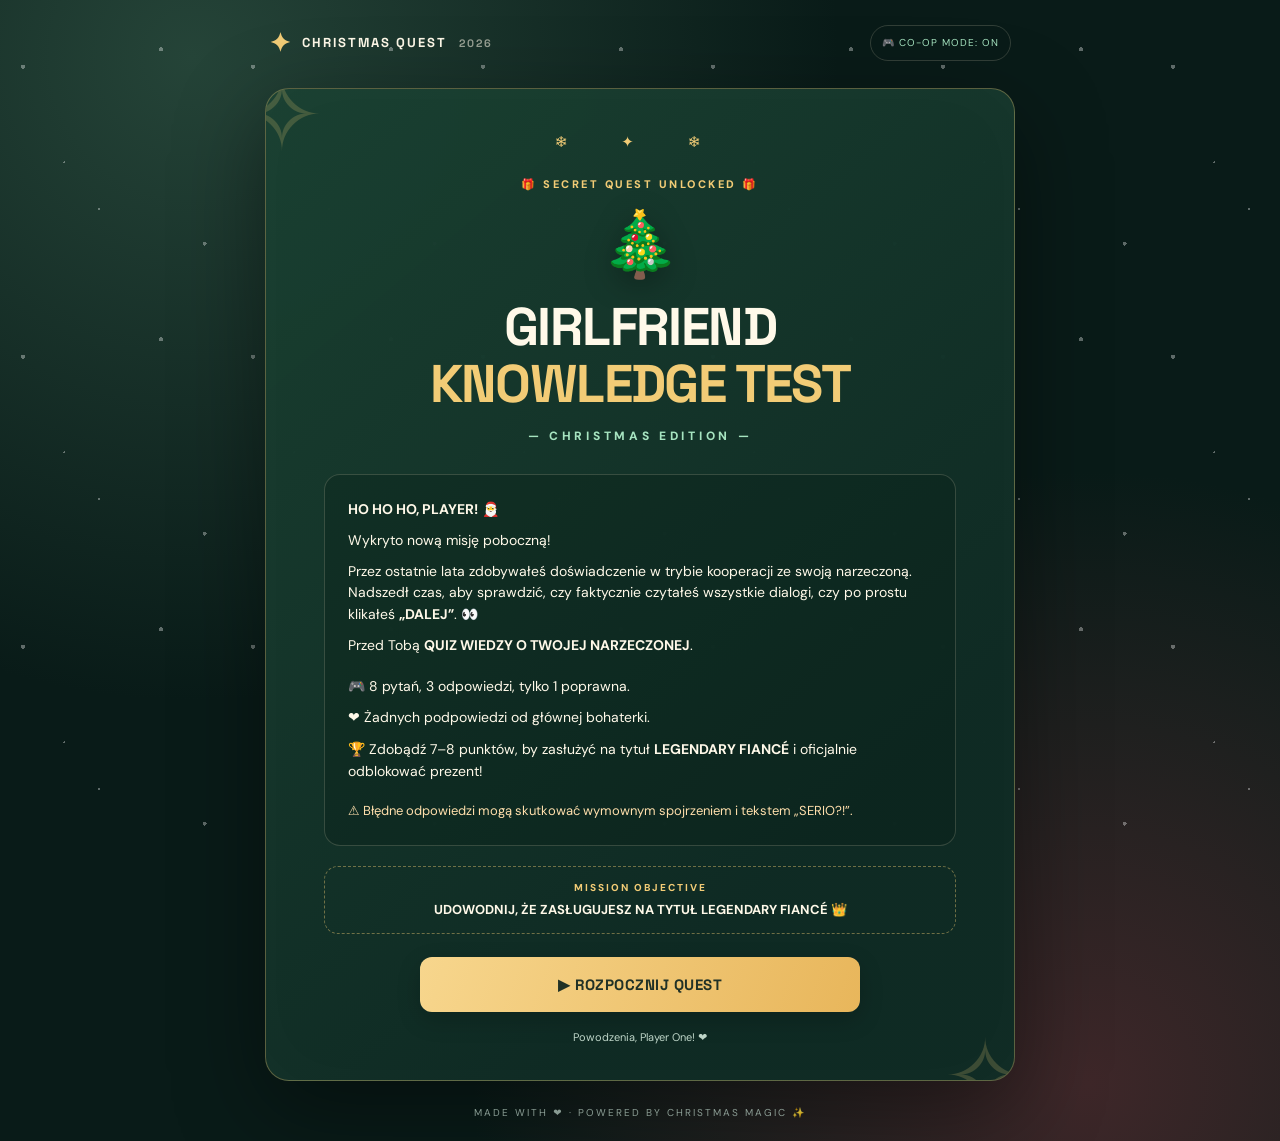
<file: index.html>
<!doctype html>
<html lang="pl">
<head>
  <meta charset="utf-8">
  <meta name="viewport" content="width=device-width,initial-scale=1">
  <meta name="theme-color" content="#102b24">
  <meta name="description" content="Świąteczny quest wiedzy o narzeczonej — 8 pytań, jedna legendarna nagroda!">
  <title>Girlfriend Knowledge Test • Christmas Edition</title>
  <link rel="stylesheet" href="style.css">
  <script src="script.js" defer></script>
</head>
<body>
  <div class="snow" aria-hidden="true"></div>
  <main class="shell">
    <header class="topbar" aria-label="Nagłówek gry">
      <div class="brand"><span class="brand-icon" aria-hidden="true">✦</span><span>CHRISTMAS QUEST <small>2026</small></span></div>
      <div class="top-tag">🎮 CO-OP MODE: ON</div>
    </header>

    <section class="game-card" aria-live="polite">
      <div class="card-decoration" aria-hidden="true">❄ ✦ ❄</div>
      <div id="start-screen" class="screen">
        <div class="eyebrow">🎁 SECRET QUEST UNLOCKED 🎁</div>
        <div class="big-icon" aria-hidden="true">🎄</div>
        <h1>GIRLFRIEND<br><em>KNOWLEDGE TEST</em></h1>
        <div class="edition">— CHRISTMAS EDITION —</div>
        <div class="intro">
          <p><strong>HO HO HO, PLAYER!</strong> 🎅</p>
          <p>Wykryto nową misję poboczną!</p>
          <p>Przez ostatnie lata zdobywałeś doświadczenie w trybie kooperacji ze swoją narzeczoną. Nadszedł czas, aby sprawdzić, czy faktycznie czytałeś wszystkie dialogi, czy po prostu klikałeś <strong>„DALEJ”</strong>. 👀</p>
          <p>Przed Tobą <strong>QUIZ WIEDZY O TWOJEJ NARZECZONEJ</strong>.</p>
          <ul>
            <li>🎮 8 pytań, 3 odpowiedzi, tylko 1 poprawna.</li>
            <li>❤️ Żadnych podpowiedzi od głównej bohaterki.</li>
            <li>🏆 Zdobądź 7–8 punktów, by zasłużyć na tytuł <strong>LEGENDARY FIANCÉ</strong> i oficjalnie odblokować prezent!</li>
          </ul>
          <p class="warning">⚠️ Błędne odpowiedzi mogą skutkować wymownym spojrzeniem i tekstem „SERIO?!”.</p>
        </div>
        <div class="quest-objective"><span>MISSION OBJECTIVE</span><strong>UDOWODNIJ, ŻE ZASŁUGUJESZ NA TYTUŁ LEGENDARY FIANCÉ 👑</strong></div>
        <button type="button" class="primary" id="start-btn">▶ ROZPOCZNIJ QUEST</button>
        <p class="footnote">Powodzenia, Player One! ❤️</p>
      </div>

      <div id="question-screen" class="screen hidden">
        <div class="question-top"><span class="level" id="question-count">LEVEL 1 / 8</span><span class="score-mini" id="score-mini">⭐ 0 XP</span></div>
        <div class="progress-track" role="progressbar" id="progress" aria-valuemin="0" aria-valuemax="8" aria-valuenow="0" aria-label="Postęp quizu"><div class="progress-fill" id="progress-fill"></div></div>
        <div class="question-emoji" id="question-emoji" aria-hidden="true">🎯</div>
        <div class="eyebrow">CHOOSE YOUR ANSWER</div>
        <h2 id="question-title"></h2>
        <div id="options" class="options" role="group" aria-label="Wybierz jedną odpowiedź"></div>
        <button type="button" class="primary" id="next-btn" disabled>DALEJ →</button>
        <p class="footnote">Jedna odpowiedź. Bez cofania. Bez telefonów do narzeczonej. 😏</p>
      </div>

      <div id="result-screen" class="screen hidden">
        <div class="eyebrow">QUEST SUMMARY</div>
        <div class="big-icon" id="result-icon" aria-hidden="true">👑</div>
        <h2 class="result-heading" id="result-heading"></h2>
        <div class="result-rank" id="result-rank"></div>
        <div class="result-score"><span id="result-score">0/8</span><small>POPRAWNYCH ODPOWIEDZI</small></div>
        <p class="result-message" id="result-message"></p>
        <div class="reward-status" id="reward-status"></div>
        <button type="button" class="primary" id="reward-btn">🎁 ODBIERZ NAGRODĘ</button>
        <div id="reward-reveal" class="reward-reveal hidden" tabindex="-1">
          <span class="reveal-icon">🎁✨</span>
          <strong>ACHIEVEMENT UNLOCKED!</strong>
          <p>Odbierz swój świąteczny prezent u swojej narzeczonej! ❤️</p>
          <p class="small">Święty Mikołaj zatwierdził tę decyzję. Odwołania nie przysługują. 🎅</p>
        </div>
        <button type="button" class="text-button" id="answers-btn" aria-expanded="false">Zobacz poprawne odpowiedzi ▾</button>
        <div id="answers-list" class="answer-review hidden"></div>
        <button type="button" class="text-button" id="restart-btn">↻ ZAGRAJ PONOWNIE</button>
      </div>
    </section>

    <footer class="footer">MADE WITH ❤️ · POWERED BY CHRISTMAS MAGIC ✨</footer>
  </main>
</body>
</html>
</file>
<file: style.css>
@import url('https://fonts.googleapis.com/css2?family=DM+Sans:wght@400;500;600;700;800&family=Space+Grotesk:wght@500;600;700&display=swap');
:root{color-scheme:dark;--dark:#091b18;--forest:#12362d;--green:#245b46;--cream:#fff9e9;--gold:#f2cc76;--mint:#a6e4c0;--red:#c95959;--line:rgba(255,242,213,.17)}
*{box-sizing:border-box}html{min-height:100%}body{margin:0;min-height:100vh;background:radial-gradient(ellipse at 15% 5%,#254438 0,transparent 42%),radial-gradient(ellipse at 85% 95%,#3e2729 0,transparent 40%),#091b18;color:var(--cream);font-family:'DM Sans',system-ui,sans-serif;line-height:1.55;overflow-x:hidden}.shell{position:relative;width:min(100% - 28px,750px);margin:0 auto;padding:23px 0 20px;z-index:1}.topbar{display:flex;justify-content:space-between;align-items:center;gap:12px;margin:0 4px 25px}.brand{font-family:'Space Grotesk',sans-serif;font-weight:700;letter-spacing:2px;font-size:13px;display:flex;align-items:center;gap:9px}.brand-icon{font-size:26px;color:var(--gold)}.brand small{opacity:.55;margin-left:7px}.top-tag{font-size:10px;letter-spacing:1px;border:1px solid var(--line);padding:9px 11px;border-radius:30px;color:var(--mint);white-space:nowrap}.game-card{position:relative;border:1px solid rgba(242,204,118,.33);border-radius:24px;background:linear-gradient(140deg,rgba(26,64,49,.98),rgba(15,43,36,.99) 75%);box-shadow:0 28px 90px rgba(0,0,0,.42),inset 0 0 80px rgba(255,255,255,.018);padding:42px clamp(20px,6vw,58px) 34px;overflow:hidden}.game-card:before,.game-card:after{content:'✧';position:absolute;color:rgba(242,204,118,.20);font-size:100px;pointer-events:none}.game-card:before{top:-50px;left:-26px}.game-card:after{bottom:-75px;right:-13px}.card-decoration{text-align:center;color:var(--gold);letter-spacing:25px;margin-bottom:21px;font-size:15px}.screen{text-align:center;animation:appear .3s ease-out}.hidden{display:none!important}.eyebrow{letter-spacing:2.5px;font-size:11px;font-weight:800;color:var(--gold);margin-bottom:14px}.big-icon{font-size:64px;line-height:1.2;margin:4px 0 16px;filter:drop-shadow(0 8px 15px rgba(0,0,0,.3))}h1,h2,.result-rank{font-family:'Space Grotesk',sans-serif}h1{font-size:clamp(31px,7vw,53px);letter-spacing:-1.6px;line-height:1.07;margin:0;font-weight:700}h1 em{font-style:normal;color:var(--gold)}.edition{font-size:12px;color:var(--mint);letter-spacing:3.7px;margin-top:14px;font-weight:800}.intro{text-align:left;border:1px solid var(--line);background:rgba(5,25,19,.25);border-radius:16px;margin:29px 0 20px;padding:15px 23px;font-size:14px}.intro p{margin:9px 0}.intro ul{padding-left:0;list-style:none;margin:14px 0}.intro li{padding:5px 0}.intro .warning{color:#ffdfac;font-size:13px}.quest-objective{border:1px dashed rgba(242,204,118,.42);border-radius:14px;padding:13px 18px;margin-bottom:23px;display:grid;gap:4px}.quest-objective span{color:var(--gold);font-weight:800;font-size:10px;letter-spacing:2px}.quest-objective strong{font-size:13px}.primary{font-family:'Space Grotesk',sans-serif;font-weight:700;font-size:15px;letter-spacing:.5px;width:100%;max-width:440px;min-height:55px;padding:12px 22px;background:linear-gradient(110deg,#f7d68d,#e8b65b);color:#203126;border:0;border-radius:12px;cursor:pointer;box-shadow:0 8px 23px rgba(0,0,0,.19);transition:transform .15s,filter .15s}.primary:not(:disabled):hover{transform:translateY(-2px);filter:brightness(1.05)}.primary:focus-visible,.option:focus-visible,.text-button:focus-visible{outline:3px solid white;outline-offset:3px}.primary:disabled{opacity:.38;cursor:not-allowed}.footnote{color:#bed5c8;font-size:11px;margin:17px 0 0}.question-top{display:flex;justify-content:space-between;align-items:center;font-family:'Space Grotesk';font-size:12px;font-weight:700;color:var(--mint)}.score-mini{color:var(--gold)}.progress-track{height:9px;border-radius:20px;background:#0a2920;margin:15px 0 32px;overflow:hidden;border:1px solid rgba(255,255,255,.08)}.progress-fill{width:0;height:100%;border-radius:20px;background:linear-gradient(90deg,#91d7ab,#f2cc76);transition:width .25s}.question-emoji{font-size:47px}.question-top~.eyebrow{margin-top:15px}#question-title{font-size:clamp(24px,5vw,33px);line-height:1.2;margin:12px auto 28px;max-width:550px}.options{display:grid;gap:12px;margin:0 0 25px;text-align:left}.option{display:flex;align-items:center;gap:15px;text-align:left;width:100%;padding:17px 18px;border-radius:12px;border:1px solid rgba(233,249,229,.24);background:rgba(4,26,19,.40);font:600 15px 'DM Sans',sans-serif;color:var(--cream);cursor:pointer;transition:background .15s,border-color .15s}.option:hover{border-color:var(--gold);background:rgba(255,255,255,.07)}.option.selected{border-color:var(--gold);background:rgba(242,204,118,.13);box-shadow:inset 0 0 0 1px rgba(242,204,118,.40)}.option-letter{display:grid;place-items:center;flex:none;height:34px;width:34px;border:1px solid rgba(242,204,118,.45);border-radius:9px;color:var(--gold);font-family:'Space Grotesk'}.option.selected .option-letter{background:var(--gold);color:#173a2d}.result-heading{font-size:29px;color:var(--gold);margin:0}.result-rank{font-size:20px;font-weight:700;margin:8px 0 18px}.result-score{border:1px solid var(--line);border-radius:15px;padding:15px;display:grid;gap:3px;max-width:300px;margin:0 auto 18px;background:rgba(0,0,0,.15)}.result-score span{font-family:'Space Grotesk';font-weight:700;font-size:48px;color:var(--gold);line-height:1.1}.result-score small{letter-spacing:2px;font-size:10px;color:var(--mint)}.result-message{font-size:15px;max-width:490px;margin:0 auto 21px}.reward-status{color:var(--gold);font-weight:800;font-size:16px;margin:18px 0}.reward-reveal{margin:23px auto;border:1px solid rgba(242,204,118,.45);border-radius:15px;background:rgba(242,204,118,.09);padding:20px 16px;animation:appear .45s}.reward-reveal .reveal-icon{display:block;font-size:39px;margin-bottom:9px}.reward-reveal strong{color:var(--gold);letter-spacing:1px}.reward-reveal p{margin:8px 0}.reward-reveal .small{font-size:12px;color:var(--mint)}.text-button{background:none;border:0;color:var(--mint);text-decoration:underline;text-underline-offset:4px;cursor:pointer;font:600 12px 'DM Sans',sans-serif;margin:21px 10px 0}.answer-review{text-align:left;max-width:520px;margin:15px auto 0}.answer-item{border-top:1px solid var(--line);padding:12px 0;font-size:13px}.answer-item strong{display:block}.answer-item .right{color:var(--mint)}.answer-item .wrong{color:#ffc6b8}.answer-item span{display:block;margin-top:4px}.footer{text-align:center;color:#a8bdb3;opacity:.8;letter-spacing:2px;font-size:10px;margin:24px 0 0}.snow{position:fixed;inset:0;pointer-events:none;opacity:.35;background-image:radial-gradient(2px 2px at 10% 23%,white 99%,transparent),radial-gradient(2px 2px at 70% 17%,white 99%,transparent),radial-gradient(1px 1px at 43% 72%,white 99%,transparent),radial-gradient(2px 2px at 89% 84%,white 99%,transparent),radial-gradient(1px 1px at 28% 56%,white 99%,transparent);background-size:230px 290px;animation:snowfall 19s linear infinite}@keyframes snowfall{to{background-position:0 290px}}@keyframes appear{from{opacity:0;transform:translateY(9px)}to{opacity:1;transform:translateY(0)}}@media(max-width:500px){.shell{width:calc(100% - 22px);padding-top:14px}.topbar{margin-bottom:14px}.top-tag{font-size:9px;padding:6px 8px}.brand{font-size:10px;letter-spacing:1px}.game-card{padding:29px 18px 26px;border-radius:17px}.card-decoration{margin-bottom:13px}.intro{padding:12px 15px;font-size:13px}.option{padding:15px 12px;font-size:14px}.edition{letter-spacing:2px}}@media(prefers-reduced-motion:reduce){*,*:before,*:after{animation:none!important;transition:none!important}}
</file>
